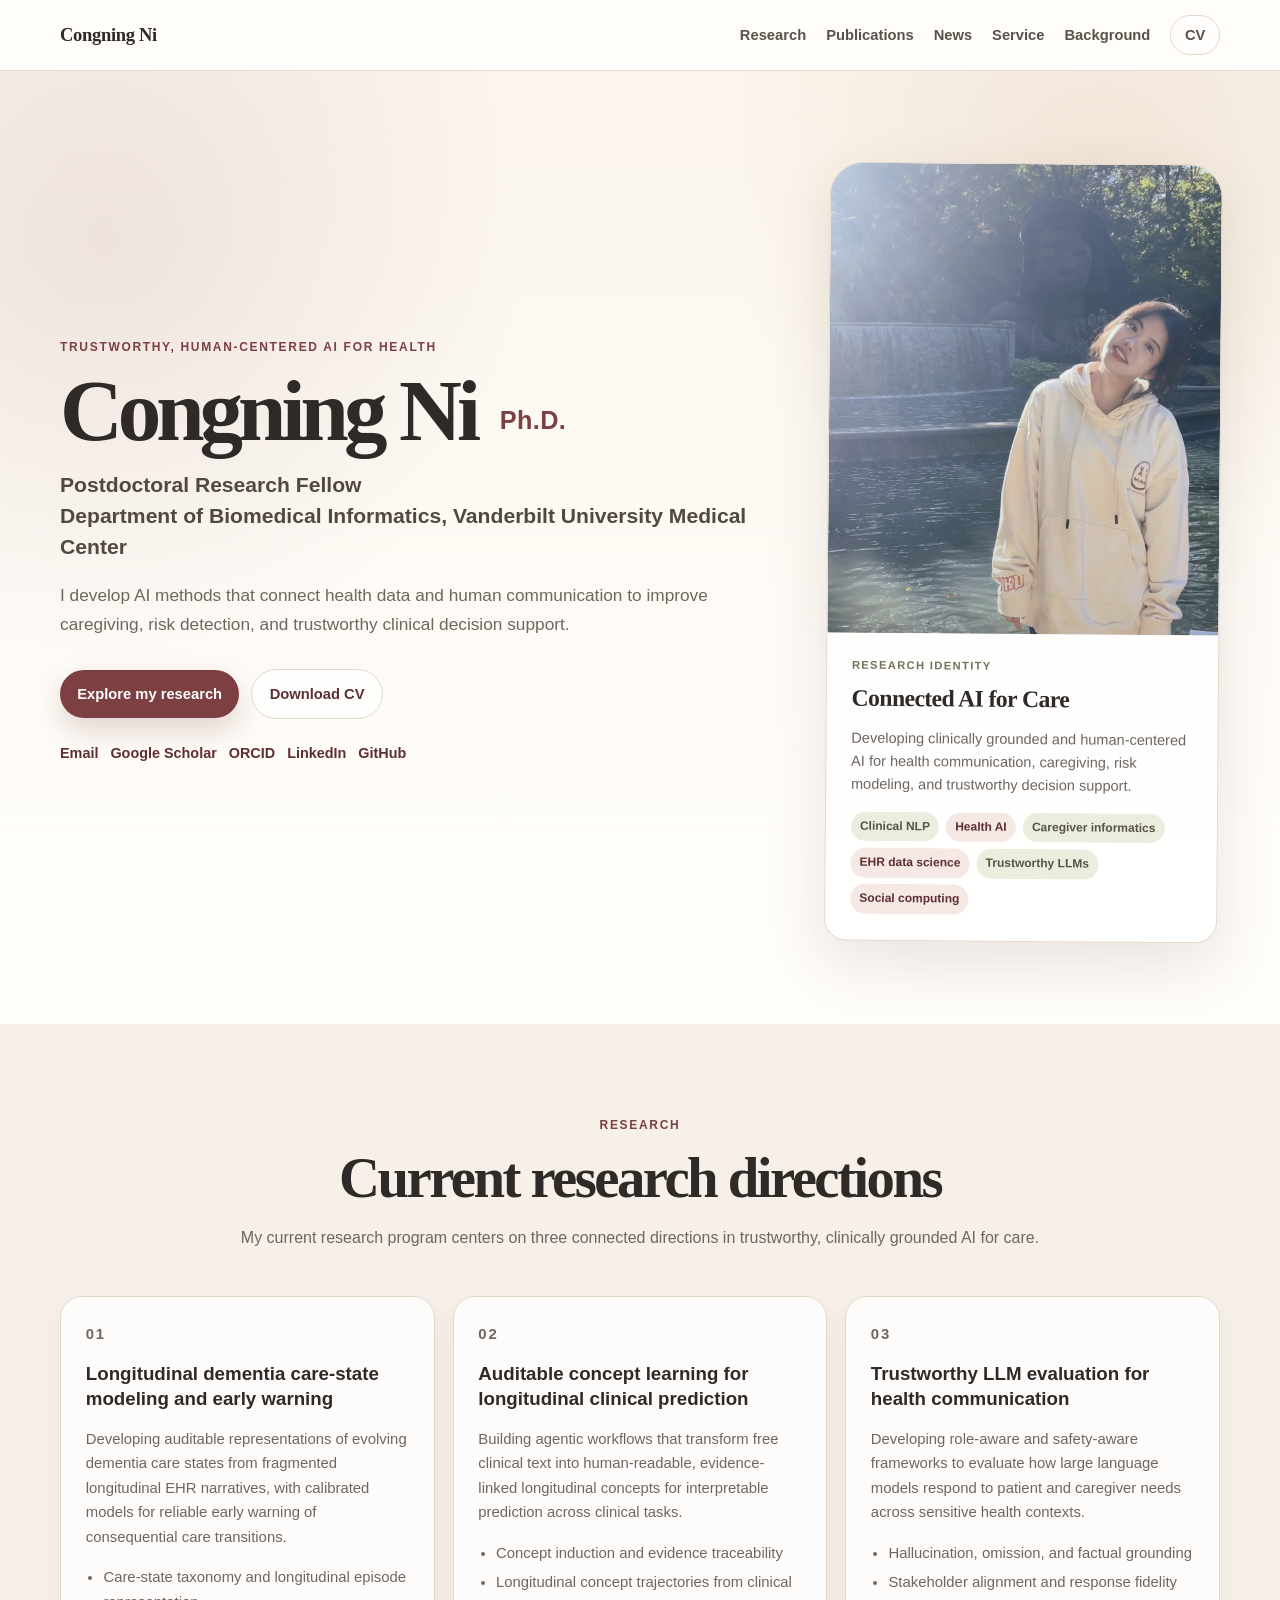
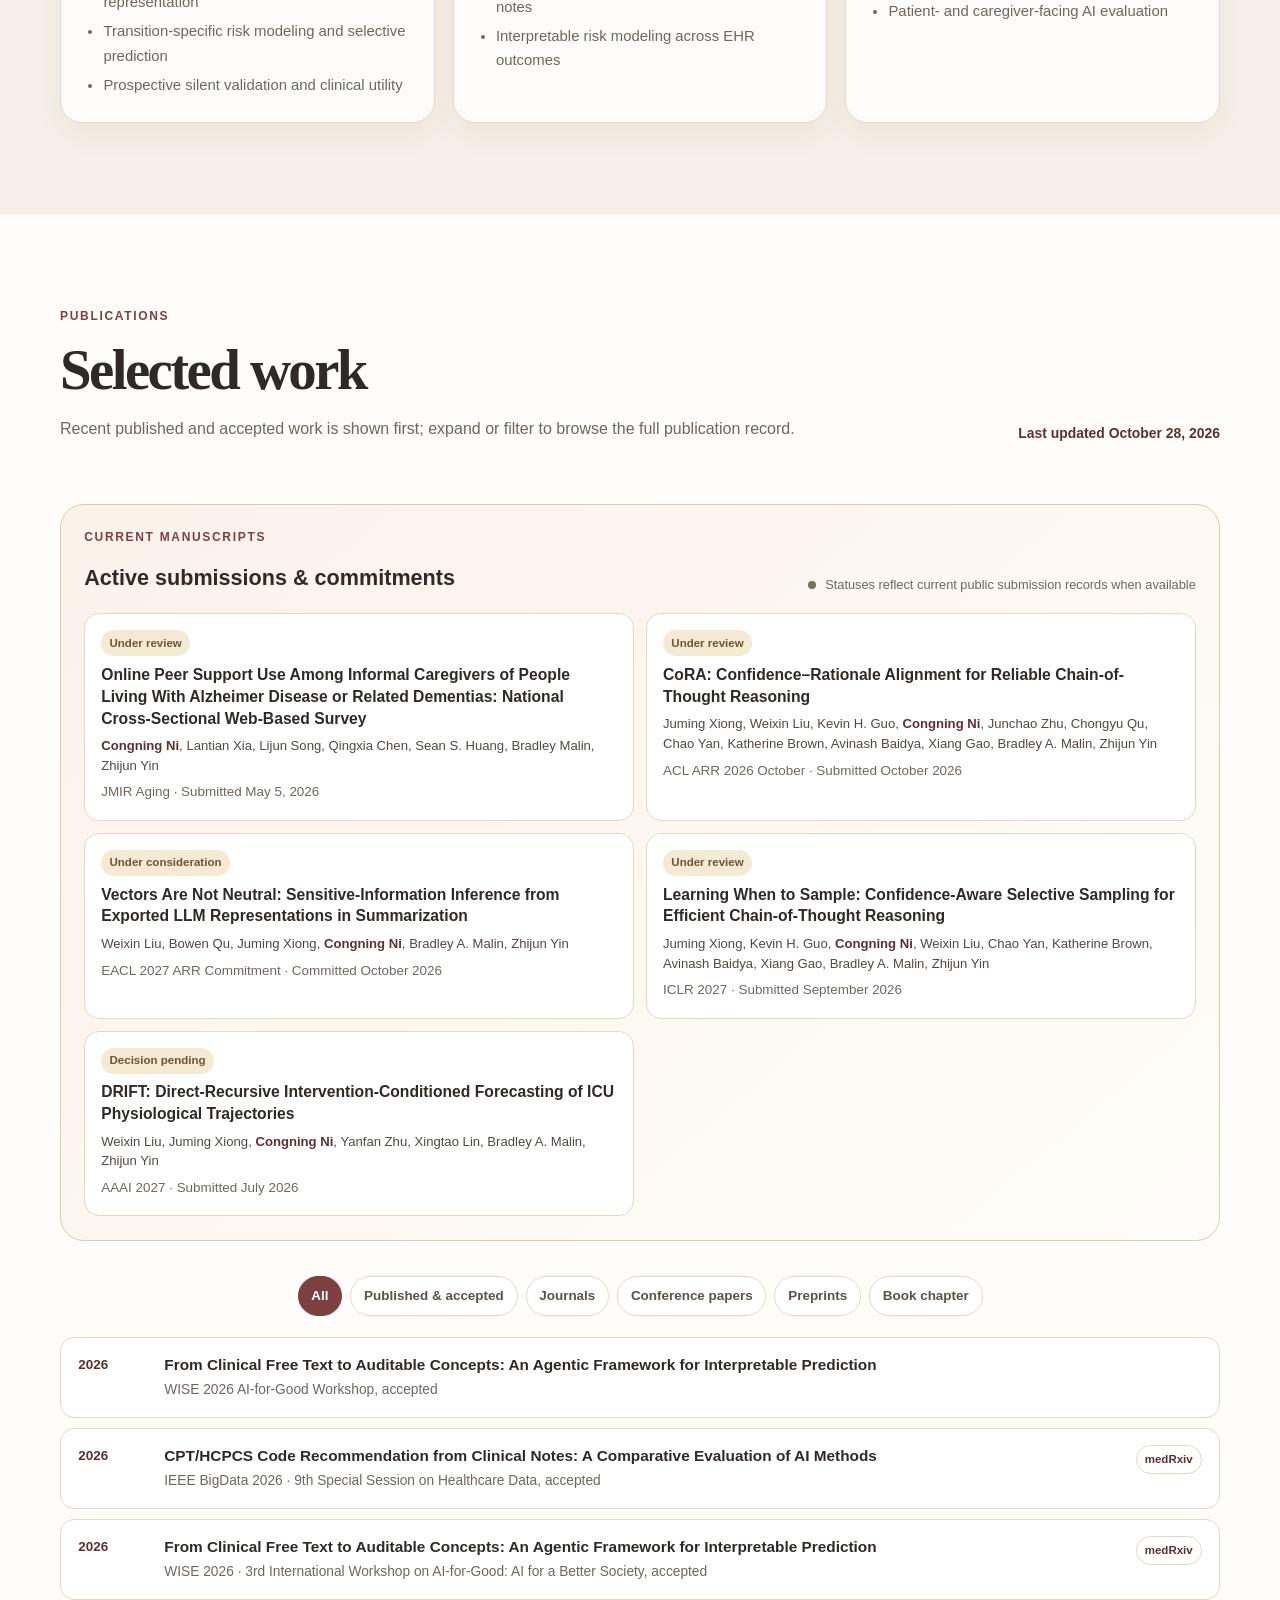
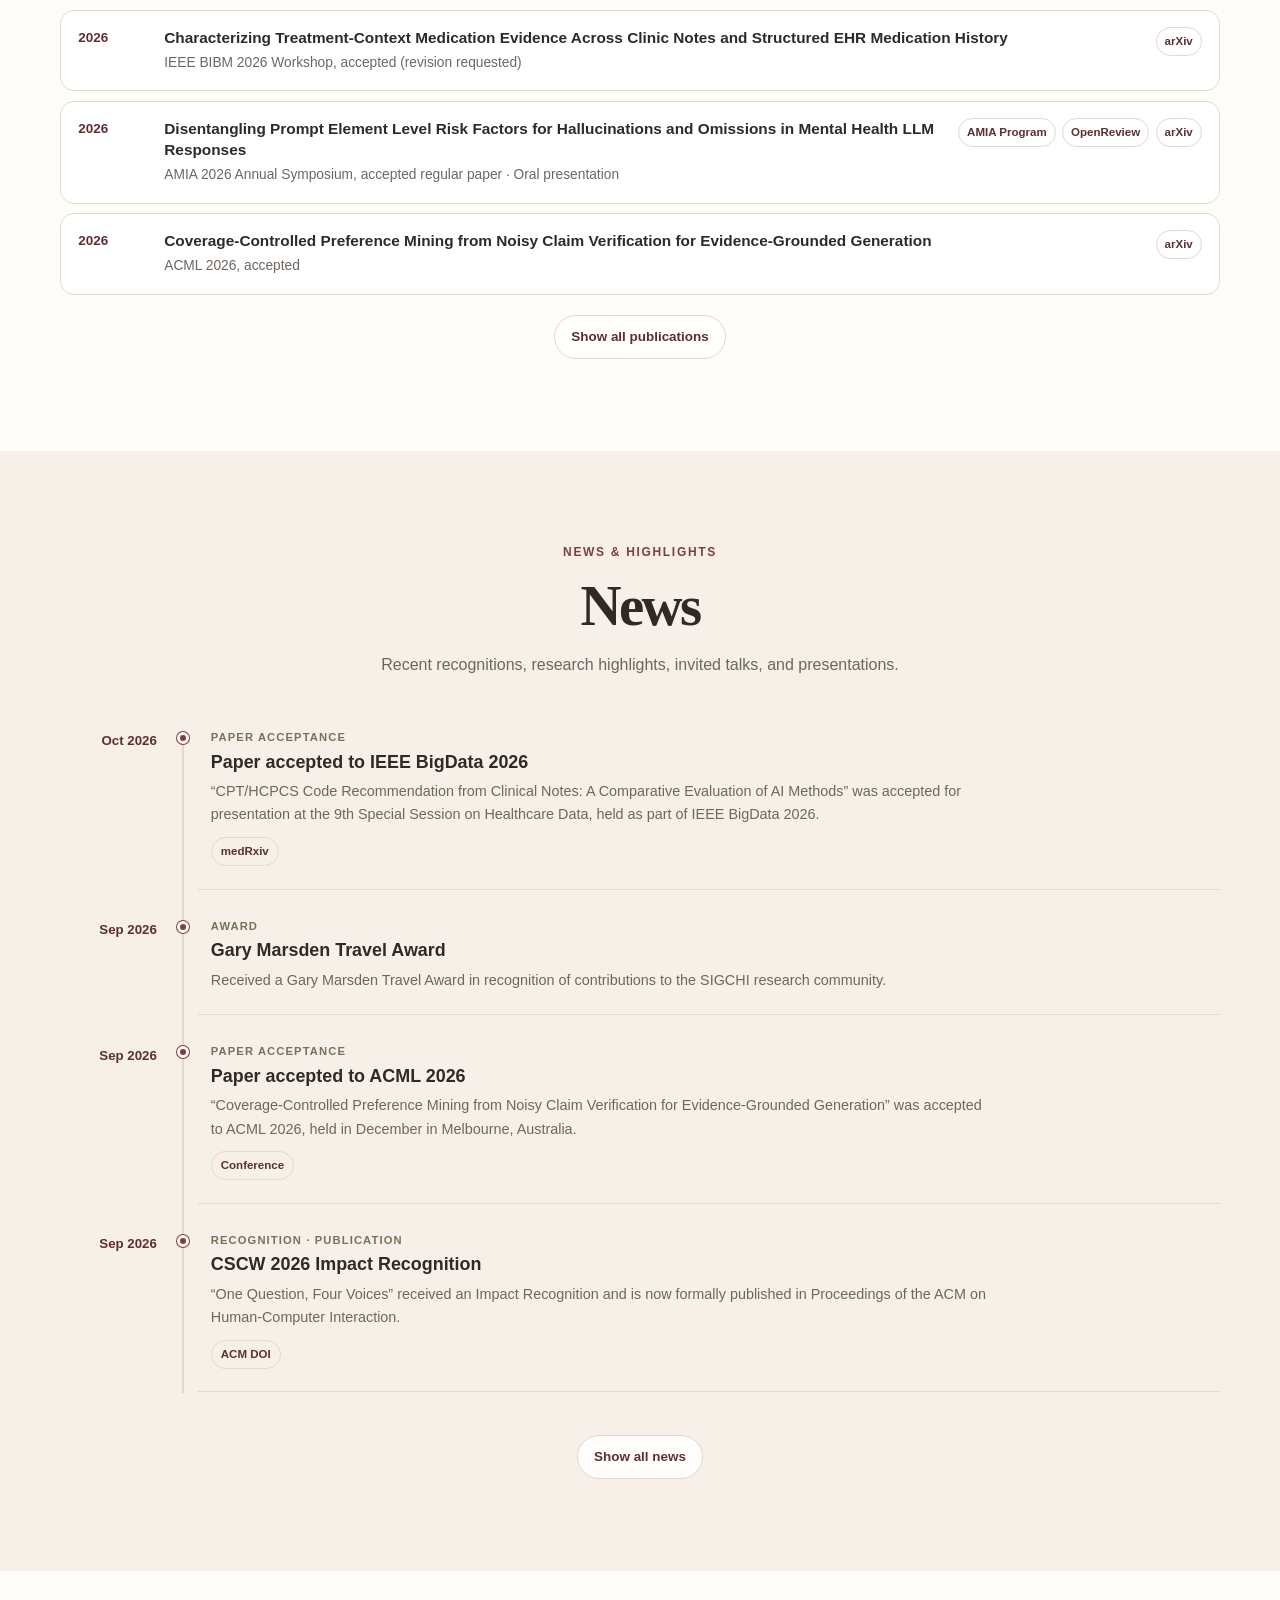
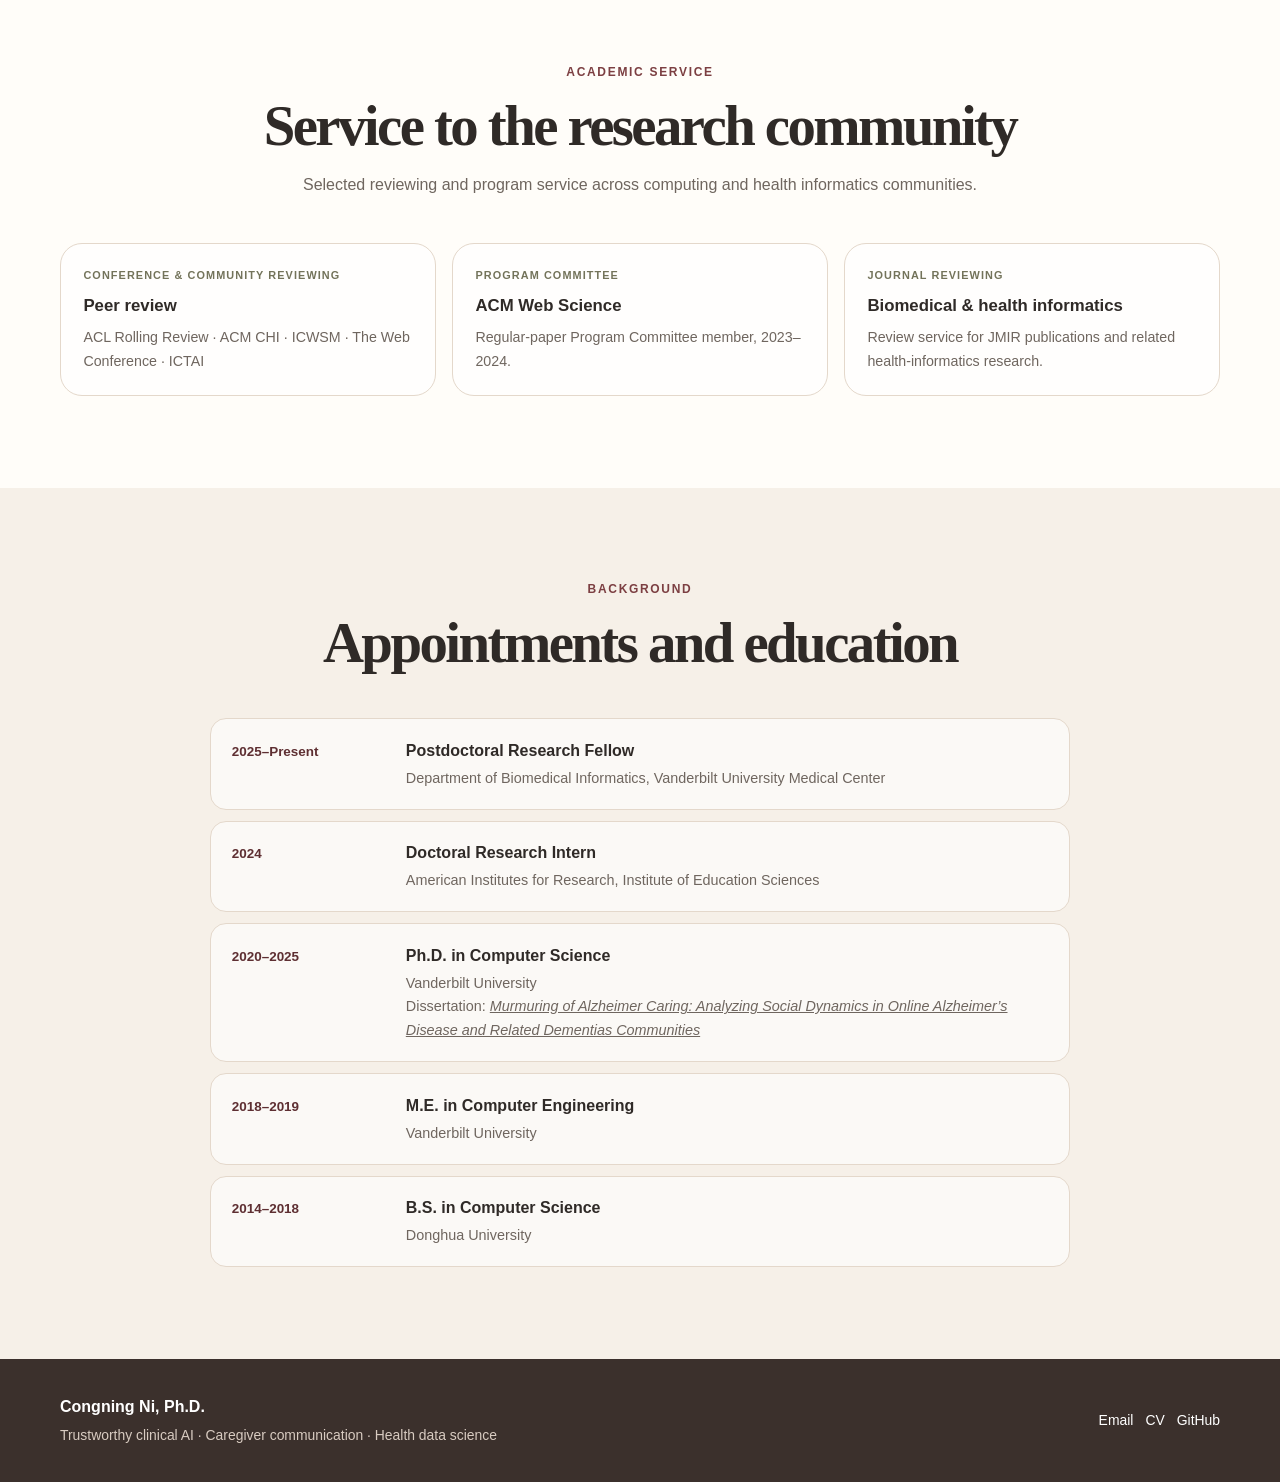
<file: index.html>
<!doctype html>
<html lang="en">
<head>
  <meta charset="utf-8">
  <meta name="viewport" content="width=device-width, initial-scale=1">
  <meta name="description" content="Congning Ni, Ph.D. — Postdoctoral Research Fellow at Vanderbilt University Medical Center. Research in trustworthy clinical AI, caregiver communication, and health data science.">
  <meta name="author" content="Congning Ni">
  <meta name="site-version" content="2026-10-28">
  <meta name="theme-color" content="#7c3f42">
  <meta property="og:title" content="Congning Ni | Trustworthy Clinical AI">
  <meta property="og:description" content="Research at the intersection of clinical AI, caregiver communication, health data science, and trustworthy large language models.">
  <meta property="og:type" content="website">
  <title>Congning Ni | Trustworthy Clinical AI</title>
  <link rel="icon" href="assets/favicon.svg" type="image/svg+xml">
  <link rel="stylesheet" href="css/style.css">
  <link rel="stylesheet" href="css/update-2026-08.css?v=20261028-homepage2">
</head>
<body>
  <a class="skip-link" href="#main">Skip to content</a>

  <header class="site-header">
    <nav class="nav shell" aria-label="Main navigation">
      <a class="brand" href="#home" aria-label="Congning Ni homepage">Congning Ni</a>
      <button class="nav-toggle" type="button" aria-expanded="false" aria-controls="nav-links">Menu</button>
      <div class="nav-links" id="nav-links">
        <a href="#research">Research</a>
        <a href="#publications">Publications</a>
        <a href="#news">News</a>
        <a href="#service">Service</a>
        <a href="#background">Background</a>
        <a class="nav-cv" href="assets/Congning_Ni_CV.pdf" target="_blank" rel="noopener">CV</a>
      </div>
    </nav>
  </header>

  <main id="main">
    <section class="hero" id="home">
      <div class="shell hero-grid">
        <div class="hero-copy">
          <p class="kicker">Trustworthy, human-centered AI for health</p>
          <h1>Congning Ni <span class="degree">Ph.D.</span></h1>
          <p class="role">Postdoctoral Research Fellow<br>Department of Biomedical Informatics, Vanderbilt University Medical Center</p>
          <p class="hero-statement">I develop AI methods that connect health data and human communication to improve caregiving, risk detection, and trustworthy clinical decision support.</p>
          <div class="hero-actions">
            <a class="button primary" href="#research">Explore my research</a>
            <a class="button secondary" href="assets/Congning_Ni_CV.pdf" target="_blank" rel="noopener">Download CV</a>
          </div>
          <div class="profile-links" aria-label="Professional profiles">
            <a href="mailto:congning.ni.1@vumc.org">Email</a>
            <a href="https://scholar.google.com/citations?user=ovVin3oAAAAJ" target="_blank" rel="noopener">Google Scholar</a>
            <a href="https://orcid.org/0000-0001-6950-6948" target="_blank" rel="noopener">ORCID</a>
            <a href="https://www.linkedin.com/in/congning-ni/" target="_blank" rel="noopener">LinkedIn</a>
            <a href="https://github.com/CongningNI" target="_blank" rel="noopener">GitHub</a>
          </div>
        </div>

        <aside class="profile-card" aria-label="Portrait and research identity">
          <div class="portrait-frame">
            <img src="assets/profile.jpg" alt="Portrait of Congning Ni" class="portrait">
          </div>
          <div class="profile-card-copy">
            <p class="identity-label">Research identity</p>
            <h2>Connected AI for Care</h2>
            <p>Developing clinically grounded and human-centered AI for health communication, caregiving, risk modeling, and trustworthy decision support.</p>
            <div class="identity-tags" aria-label="Research areas">
              <span>Clinical NLP</span>
              <span>Health AI</span>
              <span>Caregiver informatics</span>
              <span>EHR data science</span>
              <span>Trustworthy LLMs</span>
              <span>Social computing</span>
            </div>
          </div>
        </aside>
      </div>
    </section>

    <section class="section soft" id="research">
      <div class="shell">
        <div class="section-heading">
          <p class="kicker">Research</p>
          <h2>Connecting data, language, and care</h2>
          <p>Three connected areas shape my research program.</p>
        </div>
        <div class="research-grid">
          <article class="research-card">
            <p class="card-number">01</p>
            <h3>Caregiver support and communication</h3>
            <p>Characterizing caregiver needs and designing AI tools that help people organize concerns, prepare questions, and navigate longitudinal care.</p>
            <ul>
              <li>ADRD caregiver narratives and online communities</li>
              <li>Peer, clinician, and AI response comparison</li>
              <li>Caregiver-facing copilots and retrieval-augmented systems</li>
            </ul>
          </article>
          <article class="research-card">
            <p class="card-number">02</p>
            <h3>Clinical risk and multimodal evidence</h3>
            <p>Integrating EHRs, clinical notes, patient-reported data, and other longitudinal signals to identify care-related risks earlier.</p>
            <ul>
              <li>Cancer medication discontinuation</li>
              <li>Structured and unstructured clinical data integration</li>
              <li>Interpretable prediction and evidence characterization</li>
            </ul>
          </article>
          <article class="research-card">
            <p class="card-number">03</p>
            <h3>Trustworthy LLMs for healthcare</h3>
            <p>Evaluating and aligning large language models so they behave safely, transparently, and consistently in sensitive health settings.</p>
            <ul>
              <li>Hallucination, omission, and factual grounding</li>
              <li>Clinical summarization and preference alignment</li>
              <li>Mental health and patient-facing AI evaluation</li>
            </ul>
          </article>
        </div>

        <div class="ongoing-wrap" id="ongoing">
          <div class="ongoing-heading">
            <div>
              <p class="kicker">Research in progress</p>
              <h3>Ongoing work</h3>
            </div>
            <p>Active research threads that are still evolving and are not represented as current submissions.</p>
          </div>
          <article class="ongoing-card">
            <div>
              <span class="work-status">Active development</span>
              <h4>Agentic concept learning for interpretable clinical prediction</h4>
              <p>Developing auditable concept-learning methods for longitudinal clinical text, with an emphasis on interpretable prediction and traceable evidence.</p>
            </div>
            <div class="work-tags" aria-label="Ongoing work topics">
              <span>Clinical NLP</span>
              <span>Agentic AI</span>
              <span>Interpretability</span>
              <span>Longitudinal EHR</span>
            </div>
          </article>
        </div>
      </div>
    </section>

    <section class="section" id="publications">
      <div class="shell">
        <div class="section-heading split-heading">
          <div>
            <p class="kicker">Publications</p>
            <h2>Selected work</h2>
            <p>Published, accepted, and ongoing research, with public links when available.</p>
          </div>
          <p class="updated">Last updated October 28, 2026</p>
        </div>

        <div class="submission-panel">
          <div class="panel-heading">
            <div>
              <p class="kicker">Current manuscripts</p>
              <h3>Active submissions & commitments</h3>
            </div>
            <span class="status-key"><span class="status-dot"></span> Statuses reflect current public submission records when available</span>
          </div>
          <div id="active-submissions" class="submission-grid" aria-live="polite"></div>
        </div>

        <div class="publication-toolbar" aria-label="Publication filters">
          <button class="filter active" type="button" data-filter="all">All</button>
          <button class="filter" type="button" data-filter="accepted">Published & accepted</button>
          <button class="filter" type="button" data-filter="journal">Journals</button>
          <button class="filter" type="button" data-filter="conference">Conference papers</button>
          <button class="filter" type="button" data-filter="preprint">Preprints</button>
          <button class="filter" type="button" data-filter="chapter">Book chapter</button>
        </div>
        <div id="publication-list" class="publication-list" aria-live="polite"></div>
      </div>
    </section>

    <section class="section soft" id="news">
      <div class="shell">
        <div class="section-heading">
          <p class="kicker">News & highlights</p>
          <h2>News</h2>
          <p>Recent recognitions, research highlights, invited talks, and presentations.</p>
        </div>
        <div id="activity-list" class="news-timeline" aria-label="News and highlights timeline"></div>
      </div>
    </section>

    <section class="section" id="service">
      <div class="shell">
        <div class="section-heading">
          <p class="kicker">Academic service</p>
          <h2>Service to the research community</h2>
          <p>Selected reviewing and program service across computing and health informatics communities.</p>
        </div>
        <div class="service-grid">
          <article class="service-card">
            <p class="service-type">Conference & community reviewing</p>
            <h3>Peer review</h3>
            <p>ACL Rolling Review · ACM CHI · ICWSM · The Web Conference · ICTAI</p>
          </article>
          <article class="service-card">
            <p class="service-type">Program committee</p>
            <h3>ACM Web Science</h3>
            <p>Regular-paper Program Committee member, 2023–2024.</p>
          </article>
          <article class="service-card">
            <p class="service-type">Journal reviewing</p>
            <h3>Biomedical & health informatics</h3>
            <p>Review service for JMIR publications and related health-informatics research.</p>
          </article>
        </div>
      </div>
    </section>

    <section class="section soft" id="background">
      <div class="shell">
        <div class="section-heading">
          <p class="kicker">Background</p>
          <h2>Appointments and education</h2>
        </div>
        <div class="timeline">
          <article class="timeline-item">
            <div><span>2025–Present</span></div>
            <div><h3>Postdoctoral Research Fellow</h3><p>Department of Biomedical Informatics, Vanderbilt University Medical Center</p></div>
          </article>
          <article class="timeline-item">
            <div><span>2024</span></div>
            <div><h3>Doctoral Research Intern</h3><p>American Institutes for Research, Institute of Education Sciences</p></div>
          </article>
          <article class="timeline-item">
            <div><span>2020–2025</span></div>
            <div><h3>Ph.D. in Computer Science</h3><p>Vanderbilt University</p></div>
          </article>
          <article class="timeline-item">
            <div><span>2018–2019</span></div>
            <div><h3>M.E. in Computer Engineering</h3><p>Vanderbilt University</p></div>
          </article>
          <article class="timeline-item">
            <div><span>2014–2018</span></div>
            <div><h3>B.S. in Computer Science</h3><p>Donghua University</p></div>
          </article>
        </div>
      </div>
    </section>
  </main>

  <footer class="site-footer">
    <div class="shell footer-grid">
      <div>
        <strong>Congning Ni, Ph.D.</strong>
        <p>Trustworthy clinical AI · Caregiver communication · Health data science</p>
      </div>
      <div class="footer-links">
        <a href="mailto:congning.ni.1@vumc.org">Email</a>
        <a href="assets/Congning_Ni_CV.pdf" target="_blank" rel="noopener">CV</a>
        <a href="https://github.com/CongningNI" target="_blank" rel="noopener">GitHub</a>
      </div>
    </div>
  </footer>

  <script src="js/data.js?v=20261028-homepage2"></script>
  <script src="js/script.js?v=20261028-homepage2"></script>
</body>
</html>
</file>
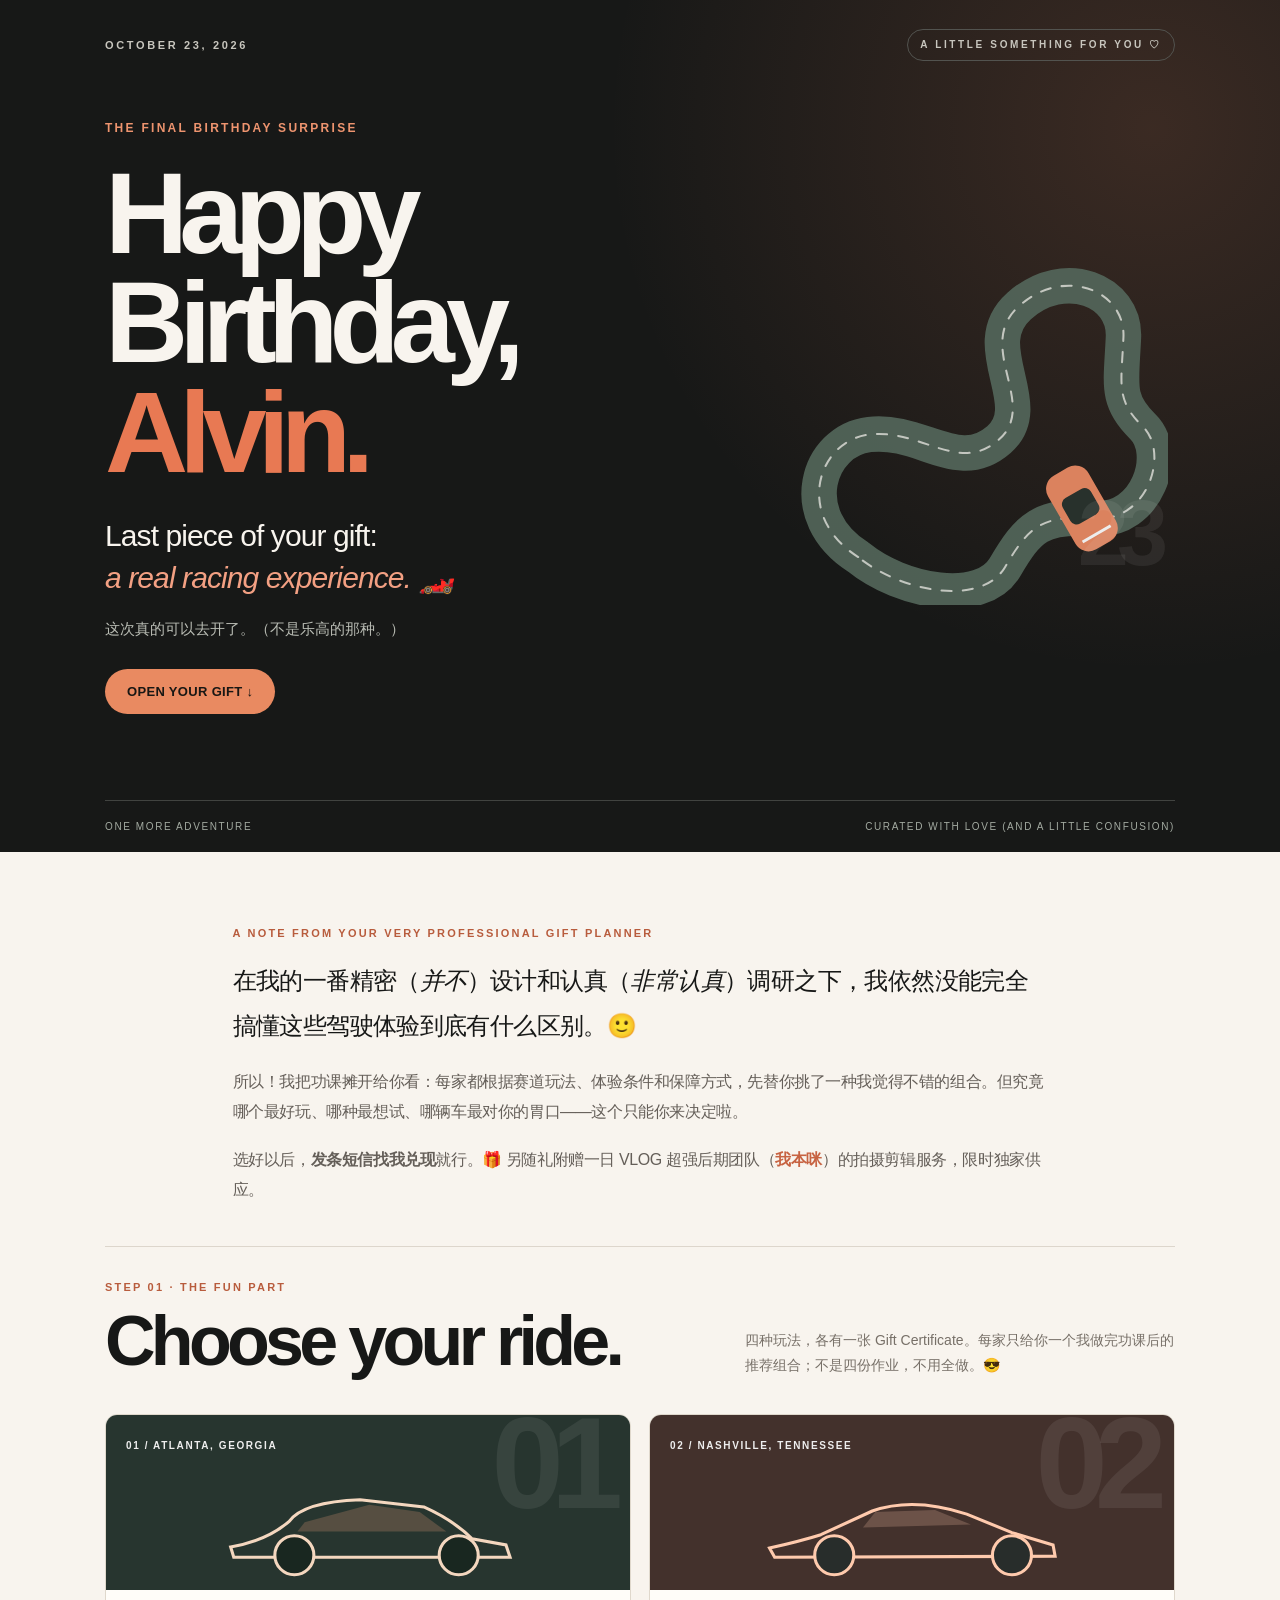
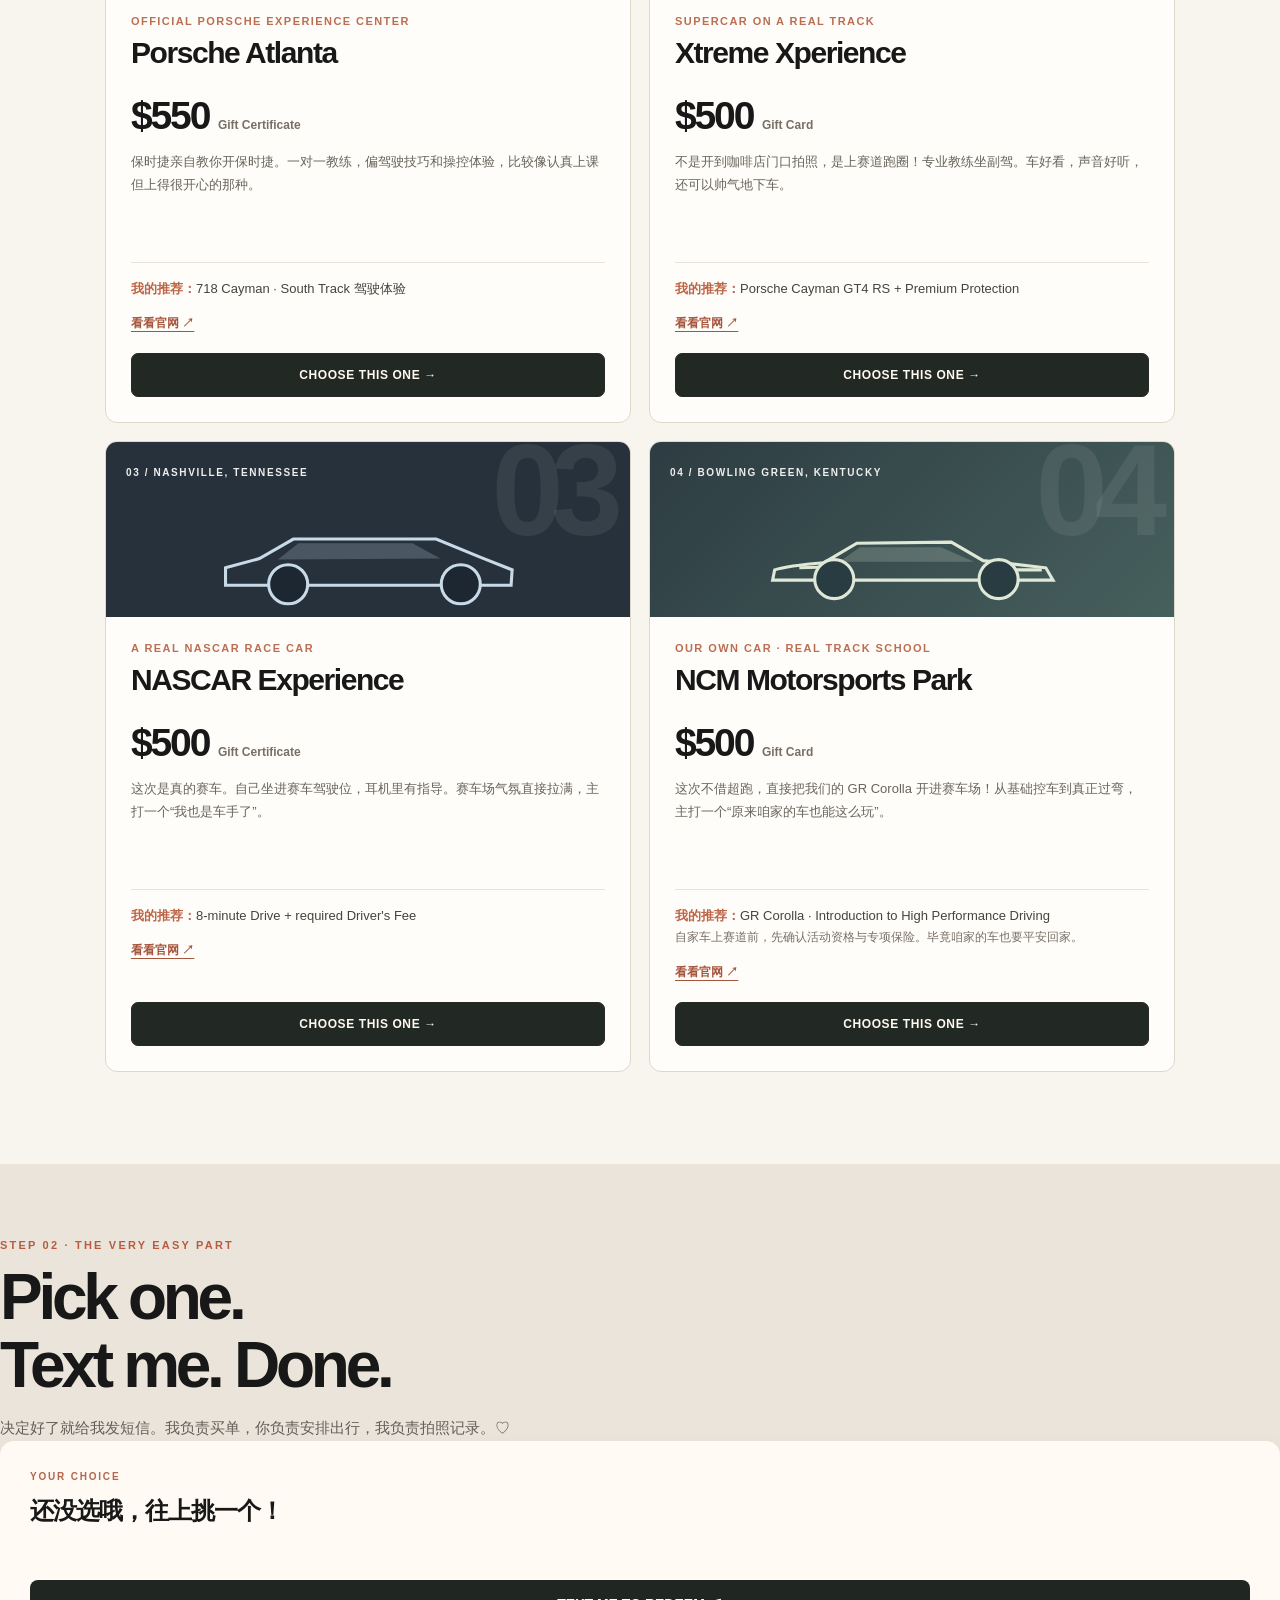
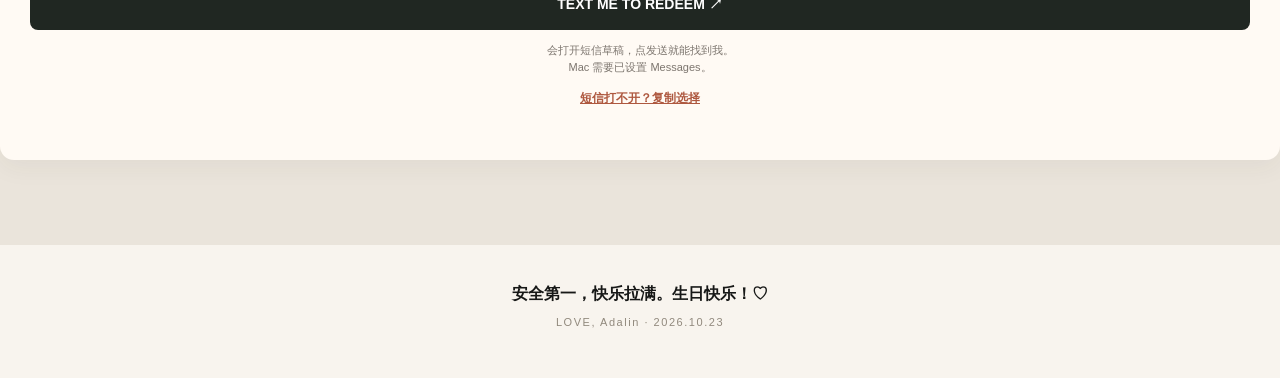
<file: birthday-drive/index.html>
<!doctype html>
<html lang="zh-CN">
<head>
<meta charset="UTF-8">
<meta name="viewport" content="width=device-width,initial-scale=1,viewport-fit=cover">
<meta name="theme-color" content="#171817">
<meta name="robots" content="noindex,nofollow">
<title>Happy Birthday, Alvin ♡</title>
<meta name="description" content="One last birthday surprise. Three possible adventures.">
<style>
:root{--ink:#171817;--cream:#f8f4ee;--orange:#e87953;--muted:#7d786f;--rule:#ddd6cc}
*{box-sizing:border-box}
html{scroll-behavior:smooth}
body{margin:0;background:var(--cream);color:var(--ink);font-family:-apple-system,BlinkMacSystemFont,"Segoe UI","PingFang SC","Microsoft YaHei",sans-serif;-webkit-font-smoothing:antialiased}
button,a{touch-action:manipulation}button{font:inherit;cursor:pointer}a{color:inherit}button:focus-visible,a:focus-visible{outline:3px solid #ee946f;outline-offset:4px}
.wrap{max-width:1130px;padding:0 30px;margin:auto}
header{background:#171817;color:var(--cream);position:relative;overflow:hidden;isolation:isolate}
header:before{content:"";position:absolute;inset:0;background:radial-gradient(circle at 90% 15%,rgba(222,126,90,.18),transparent 40%);pointer-events:none;z-index:-1}
.topline{display:flex;align-items:center;justify-content:space-between;padding:29px 0 0;font-size:11px;letter-spacing:.24em;font-weight:750;color:#c8c6be}
.topline span:last-child{border:1px solid #52534f;padding:8px 12px;border-radius:99px;font-size:10px}
.hero{display:grid;grid-template-columns:1.2fr .8fr;align-items:center;gap:24px;min-height:590px;padding:60px 0 86px}
.kicker{color:#ee946f;font-weight:800;letter-spacing:.19em;text-transform:uppercase;font-size:12px}
.hero h1{font-size:clamp(63px,9vw,117px);font-weight:850;line-height:.95;letter-spacing:-.077em;margin:24px 0 28px}
.hero h1 span{color:#e87953}
.hero h2{font-size:clamp(18px,2.4vw,30px);font-weight:500;letter-spacing:-.03em;line-height:1.4;margin:0 0 16px}
.hero h2 i{font-style:italic;color:#f3a083}
.hero p{font-size:15px;line-height:1.8;color:#b9bcb4;margin:0 0 27px}
.begin{display:inline-block;text-decoration:none;color:#181714;background:#e98a61;padding:15px 22px;font-size:13px;font-weight:850;letter-spacing:.025em;border-radius:100px}
.begin:hover{background:#f4a37e}
.track{position:relative;max-width:405px;justify-self:center;width:100%;opacity:.92}.track svg{display:block;width:100%;height:auto}
.raceNo{position:absolute;bottom:5%;right:3%;font-size:92px;font-weight:900;letter-spacing:-.13em;color:rgba(255,255,255,.08)}
.ticketLine{border-top:1px solid #414340;padding:20px 0;display:flex;justify-content:space-between;gap:10px;font-size:10px;letter-spacing:.16em;color:#a3aaa1}
.letter{padding:75px 0 42px;max-width:815px}
.lineLabel{font-size:11px;letter-spacing:.2em;font-weight:850;color:#b85c3d;text-transform:uppercase}
.letter p{font-size:clamp(18px,2.4vw,24px);line-height:1.85;letter-spacing:-.025em;margin:20px 0 0}
.letter p.small{font-size:16px;line-height:1.85;color:#655f59;margin-top:19px}
.letter .vlog{font-weight:700;color:#c76342}
.chooseHead{border-top:1px solid var(--rule);padding-top:34px;display:flex;justify-content:space-between;align-items:end;gap:22px}
.chooseHead h2{font-size:clamp(42px,6vw,70px);letter-spacing:-.067em;line-height:1.04;margin:12px 0 0}
.chooseHead p{font-size:14px;line-height:1.8;color:#777068;max-width:430px;margin:0}
.cards{display:grid;grid-template-columns:repeat(2,minmax(0,1fr));gap:18px;padding:36px 0 92px}
.card{background:#fffdf9;display:flex;flex-direction:column;border:1px solid #dfd8cc;border-radius:12px;overflow:hidden;transition:transform .18s,box-shadow .18s,border-color .18s}
.card:hover{transform:translateY(-3px);box-shadow:0 16px 34px rgba(41,32,25,.08)}
.card.selected{border:2px solid #db815d;box-shadow:0 14px 30px rgba(232,121,83,.11)}
.art{height:175px;position:relative;overflow:hidden;background:#27352f;color:#eee;padding:20px}
.art.xtreme{background:#43312c}.art.nascar{background:#26313b}.art.own{background:linear-gradient(135deg,#2d3c42,#46605d)}
.art .place{font-size:10px;font-weight:800;letter-spacing:.16em;position:relative;z-index:2}
.art .digit{position:absolute;right:20px;top:-27px;font-size:130px;font-weight:900;color:rgba(255,255,255,.075);letter-spacing:-.1em}
.art svg{position:absolute;left:7%;bottom:5px;width:86%;height:113px}
.cardInner{display:flex;flex-direction:column;flex:1;padding:25px}
.card .tag{font-size:11px;letter-spacing:.13em;text-transform:uppercase;color:#bc6e52;font-weight:750}
.card h3{font-size:clamp(22px,2.6vw,30px);letter-spacing:-.048em;margin:9px 0 5px;line-height:1.15}
.denom{font-size:clamp(26px,3.8vw,39px);font-weight:850;letter-spacing:-.055em;margin:18px 0 2px}
.denom small{font-size:12px;letter-spacing:0;color:#786f66;font-weight:600}
.blurb{font-size:13px;line-height:1.8;color:#68645d;margin:10px 0 15px;min-height:97px}
.choiceNote{border-top:1px solid #e9e2d9;padding-top:15px;color:#45443f;font-size:13px;line-height:1.65}
.choiceNote strong{font-weight:850;color:#be6548}
.learn{display:inline-block;color:#a6553d;font-size:12px;font-weight:700;text-decoration:underline;text-underline-offset:4px;margin:16px 0 21px}
.pick{margin-top:auto;border:1px solid #252a26;border-radius:7px;padding:14px 10px;background:#222823;color:#fff9f0;font-size:12px;font-weight:850;letter-spacing:.05em}
.pick:hover{background:#455549}.card.selected .pick{background:#e87953;color:#211b17;border-color:#e87953}
.redeem{background:#eae4db;padding:75px 0 85px}
.redeemGrid{display:grid;grid-template-columns:1fr 1fr;gap:45px;align-items:center}
.redeem h2{font-size:clamp(43px,5vw,67px);letter-spacing:-.067em;line-height:1.06;margin:13px 0 14px}
.redeem p{font-size:15px;line-height:1.8;color:#625d56;margin:0}
.selection{background:#fffaf4;border-radius:14px;padding:30px;box-shadow:0 8px 24px rgba(66,52,36,.05)}
.selection .selectedLabel{font-size:10px;font-weight:800;letter-spacing:.18em;color:#b5654b}
.selection .selectedValue{font-size:24px;font-weight:800;letter-spacing:-.04em;line-height:1.35;margin:13px 0 24px;min-height:61px}
.textButton{display:block;width:100%;border:0;border-radius:8px;background:#202722;color:white;padding:16px 20px;text-align:center;font-size:14px;font-weight:800}
.textButton:hover{background:#43544a}
.msgHelp{text-align:center;font-size:11px;color:#7d766f;margin-top:12px;line-height:1.6}
.copyButton{margin:12px auto 0;border:0;background:transparent;color:#ae583f;display:block;text-decoration:underline;font-size:12px;font-weight:700}
#feedback{font-size:12px;text-align:center;min-height:22px;padding-top:10px;color:#9c5741}
footer{text-align:center;padding:39px 16px 50px}
footer p{font-size:16px;margin:0;font-weight:600}
footer span{display:block;margin-top:11px;font-size:11px;color:#91897d;letter-spacing:.14em}
@media(max-width:900px){.hero{grid-template-columns:1fr;min-height:unset;gap:12px;padding:72px 0 70px}.track{width:300px;opacity:.56;position:absolute;right:-90px;bottom:5px;z-index:-1}.hero>div:first-child{z-index:1}.cards{grid-template-columns:1fr;max-width:560px;margin:auto;padding-bottom:70px}.blurb{min-height:unset}.chooseHead{display:block}.chooseHead p{margin-top:16px}.redeemGrid{grid-template-columns:1fr;gap:27px}.art{height:145px}.art svg{height:96px}}
@media(max-width:540px){.wrap{padding:0 21px}.topline{padding-top:22px}.hero{padding:74px 0 64px}.hero h1{font-size:clamp(59px,15vw,85px);margin:26px 0}.hero h2{font-size:20px}.ticketLine{font-size:8px}.track{right:-120px;opacity:.32}.letter{padding-top:65px}.letter p{font-size:19px}.chooseHead h2{font-size:50px}.redeem{padding:64px 0}.selection{padding:25px}.cards{padding-top:26px}}
@media(prefers-reduced-motion:reduce){html{scroll-behavior:auto}.card{transition:none}}
</style>
</head>
<body>
<header>
 <div class="wrap">
  <div class="topline"><span>OCTOBER 23, 2026</span><span>A LITTLE SOMETHING FOR YOU ♡</span></div>
  <div class="hero">
   <div>
    <div class="kicker">the final birthday surprise</div>
    <h1>Happy Birthday,<br><span>Alvin.</span></h1>
    <h2>Last piece of your gift:<br><i>a real racing experience.</i> 🏎️</h2>
    <p>这次真的可以去开了。（不是乐高的那种。）</p>
    <a class="begin" href="#story">OPEN YOUR GIFT ↓</a>
   </div>
   <div class="track" aria-hidden="true"><svg viewBox="0 0 400 370" xmlns="http://www.w3.org/2000/svg"><path d="M94 323C30 282 54 208 105 202c52-6 88 40 128 5s-25-92 20-132 105-15 103 31-8 62 19 88 5 95-48 91-65 9-88 48-102 25-145-10Z" fill="none" stroke="#53665a" stroke-width="35" stroke-linecap="round"/><path d="M94 323C30 282 54 208 105 202c52-6 88 40 128 5s-25-92 20-132 105-15 103 31-8 62 19 88 5 95-48 91-65 9-88 48-102 25-145-10Z" fill="none" stroke="#d1d5ce" stroke-width="2" stroke-dasharray="10 11" stroke-linecap="round"/><g transform="translate(315,275) rotate(-30)"><rect x="-23" y="-42" width="46" height="84" rx="15" fill="#eb8b64"/><rect x="-16" y="-17" width="32" height="29" rx="7" fill="#29332e"/><path d="M-16 29h32" stroke="#fff" stroke-width="3"/></g></svg><div class="raceNo">23</div></div>
  </div>
  <div class="ticketLine"><span>ONE MORE ADVENTURE</span><span>CURATED WITH LOVE (AND A LITTLE CONFUSION)</span></div>
 </div>
</header>
<main>
<section class="letter wrap" id="story">
 <div class="lineLabel">a note from your very professional gift planner</div>
 <p>在我的一番精密（<em>并不</em>）设计和认真（<em>非常认真</em>）调研之下，我依然没能完全搞懂这些驾驶体验到底有什么区别。🙂</p>
 <p class="small">所以！我把功课摊开给你看：每家都根据赛道玩法、体验条件和保障方式，先替你挑了一种我觉得不错的组合。但究竟哪个最好玩、哪种最想试、哪辆车最对你的胃口——这个只能你来决定啦。</p>
 <p class="small">选好以后，<strong>发条短信找我兑现</strong>就行。🎁 另随礼附赠一日 VLOG 超强后期团队（<span class="vlog">我本咪</span>）的拍摄剪辑服务，限时独家供应。</p>
</section>
<section class="wrap" id="choose">
 <div class="chooseHead">
  <div><div class="lineLabel">STEP 01 · THE FUN PART</div><h2>Choose your ride.</h2></div>
  <p>四种玩法，各有一张 Gift Certificate。每家只给你一个我做完功课后的推荐组合；不是四份作业，不用全做。😎</p>
 </div>
 <div class="cards">
  <article class="card" data-id="porsche">
   <div class="art"><span class="place">01 / ATLANTA, GEORGIA</span><span class="digit">01</span><svg viewBox="0 0 300 110" aria-hidden="true"><path d="M16 73Q51 67 73 48Q87 29 142 27L204 34Q233 47 251 65L284 71L288 83L19 83Z" fill="none" stroke="#f4d7bf" stroke-width="3"/><path d="M88 49L151 32L200 39L226 58L81 58Z" fill="#e89f7a" opacity=".24"/><circle cx="78" cy="81" r="19" fill="#192720" stroke="#f4d7bf" stroke-width="3"/><circle cx="238" cy="81" r="19" fill="#192720" stroke="#f4d7bf" stroke-width="3"/></svg></div>
   <div class="cardInner">
    <div class="tag">Official Porsche Experience Center</div><h3>Porsche Atlanta</h3>
    <div class="denom">$550 <small>Gift Certificate</small></div>
    <p class="blurb">保时捷亲自教你开保时捷。一对一教练，偏驾驶技巧和操控体验，比较像认真上课但上得很开心的那种。</p>
    <div class="choiceNote"><strong>我的推荐：</strong>718 Cayman · South Track 驾驶体验</div>
    <a class="learn" href="https://www.porschedriving.com/atlanta/" target="_blank" rel="noopener noreferrer">看看官网 ↗</a>
    <button type="button" class="pick" data-pick="porsche" aria-pressed="false">CHOOSE THIS ONE →</button>
   </div>
  </article>
  <article class="card" data-id="xtreme">
   <div class="art xtreme"><span class="place">02 / NASHVILLE, TENNESSEE</span><span class="digit">02</span><svg viewBox="0 0 300 110" aria-hidden="true"><path d="M11 74Q42 67 61 61L111 38Q151 24 203 41L247 59L287 71L289 82L16 83Z" fill="none" stroke="#ffcaad" stroke-width="3"/><path d="M114 39L172 37L207 51L102 54Z" fill="#ffcaad" opacity=".22"/><circle cx="74" cy="81" r="19" fill="#282d2b" stroke="#ffcaad" stroke-width="3"/><circle cx="247" cy="81" r="19" fill="#282d2b" stroke="#ffcaad" stroke-width="3"/></svg></div>
   <div class="cardInner">
    <div class="tag">Supercar on a real track</div><h3>Xtreme Xperience</h3>
    <div class="denom">$500 <small>Gift Card</small></div>
    <p class="blurb">不是开到咖啡店门口拍照，是上赛道跑圈！专业教练坐副驾。车好看，声音好听，还可以帅气地下车。</p>
    <div class="choiceNote"><strong>我的推荐：</strong>Porsche Cayman GT4 RS + Premium Protection</div>
    <a class="learn" href="https://www.thextremexperience.com/tracks/nashville-superspeedway" target="_blank" rel="noopener noreferrer">看看官网 ↗</a>
    <button type="button" class="pick" data-pick="xtreme" aria-pressed="false">CHOOSE THIS ONE →</button>
   </div>
  </article>
  <article class="card" data-id="nascar">
   <div class="art nascar"><span class="place">03 / NASHVILLE, TENNESSEE</span><span class="digit">03</span><svg viewBox="0 0 300 110" aria-hidden="true"><path d="M11 67L44 58L77 39L216 39L260 57L290 69L289 84L11 84Z" stroke="#c8d9e8" fill="none" stroke-width="3"/><path d="M82 43L193 43L220 58L62 59Z" fill="#c8d9e8" opacity=".22"/><circle cx="72" cy="83" r="19" fill="#1c2732" stroke="#c8d9e8" stroke-width="3"/><circle cx="240" cy="83" r="19" fill="#1c2732" stroke="#c8d9e8" stroke-width="3"/></svg></div>
   <div class="cardInner">
    <div class="tag">A real NASCAR race car</div><h3>NASCAR Experience</h3>
    <div class="denom">$500 <small>Gift Certificate</small></div>
    <p class="blurb">这次是真的赛车。自己坐进赛车驾驶位，耳机里有指导。赛车场气氛直接拉满，主打一个“我也是车手了”。</p>
    <div class="choiceNote"><strong>我的推荐：</strong>8-minute Drive + required Driver's Fee</div>
    <a class="learn" href="https://www.nascarracingexperience.com/nashville-superspeedway/" target="_blank" rel="noopener noreferrer">看看官网 ↗</a>
    <button type="button" class="pick" data-pick="nascar" aria-pressed="false">CHOOSE THIS ONE →</button>
   </div>
  </article>
  <article class="card" data-id="ncm">
   <div class="art own"><span class="place">04 / BOWLING GREEN, KENTUCKY</span><span class="digit">04</span><svg viewBox="0 0 300 110" aria-hidden="true"><path d="M16 69Q28 65 64 62L96 43L188 42L219 60L280 67L287 79L14 79Z" fill="none" stroke="#dfe8d7" stroke-width="3"/><path d="M99 47L178 47L210 61H79Z" fill="#dfe8d7" opacity=".20"/><path d="M40 67L76 66M225 69H276" stroke="#dfe8d7" stroke-width="3"/><circle cx="74" cy="78" r="19" fill="#283c42" stroke="#dfe8d7" stroke-width="3"/><circle cx="234" cy="78" r="19" fill="#283c42" stroke="#dfe8d7" stroke-width="3"/></svg></div>
   <div class="cardInner">
    <div class="tag">Our own car · real track school</div><h3>NCM Motorsports Park</h3>
    <div class="denom">$500 <small>Gift Card</small></div>
    <p class="blurb">这次不借超跑，直接把我们的 GR Corolla 开进赛车场！从基础控车到真正过弯，主打一个“原来咱家的车也能这么玩”。</p>
    <div class="choiceNote"><strong>我的推荐：</strong>GR Corolla · Introduction to High Performance Driving<br><span style="font-size:12px;color:#786f66">自家车上赛道前，先确认活动资格与专项保险。毕竟咱家的车也要平安回家。</span></div>
    <a class="learn" href="https://www.motorsportspark.org/drive-your-car/" target="_blank" rel="noopener noreferrer">看看官网 ↗</a>
    <button type="button" class="pick" data-pick="ncm" aria-pressed="false">CHOOSE THIS ONE →</button>
   </div>
  </article>
 </div>
</section>
<section class="redeem" id="redeem"
 <div class="wrap redeemGrid">
  <div><div class="lineLabel">STEP 02 · THE VERY EASY PART</div><h2>Pick one.<br>Text me. Done.</h2><p>决定好了就给我发短信。我负责买单，你负责安排出行，我负责拍照记录。♡</p></div>
  <div class="selection" aria-live="polite">
    <div class="selectedLabel">YOUR CHOICE</div>
    <div id="selectedValue" class="selectedValue">还没选哦，往上挑一个！</div>
    <button id="send" class="textButton" type="button">TEXT ME TO REDEEM ↗</button>
    <div class="msgHelp">会打开短信草稿，点发送就能找到我。<br>Mac 需要已设置 Messages。</div>
    <button type="button" class="copyButton" id="copy">短信打不开？复制选择</button>
    <div id="feedback" role="status"></div>
  </div>
 </div>
</section>
</main>
<footer><p>安全第一，快乐拉满。生日快乐！♡</p><span>LOVE, Adalin · 2026.10.23</span></footer>
<script>
(function(){
 const options={
  porsche:{name:"Porsche Experience Center Atlanta",amount:"$550 Gift Certificate",recommend:"718 Cayman / South Track"},
  xtreme:{name:"Xtreme Xperience Nashville",amount:"$500 Gift Card",recommend:"Cayman GT4 RS + Premium Protection"},
  nascar:{name:"NASCAR Racing Experience Nashville",amount:"$500 Gift Certificate",recommend:"8-minute Drive + Driver's Fee"},
  ncm:{name:"NCM Motorsports Park Bowling Green",amount:"$500 Gift Card",recommend:"Our GR Corolla / Introduction to High Performance Driving (track insurance to confirm)"}
 };
 let chosen=null;
 const recipient=["+1","615","638","1164"].join("");
 const cards=[...document.querySelectorAll(".card")];
 const feedback=document.getElementById("feedback");
 function select(id){
  chosen=options[id]?id:null;
  cards.forEach(card=>{
    const active=card.dataset.id===chosen;card.classList.toggle("selected",active);
    const b=card.querySelector(".pick");b.setAttribute("aria-pressed",String(active));b.textContent=active?"✓ THIS IS THE ONE":"CHOOSE THIS ONE →";
  });
  const item=options[chosen];
  document.getElementById("selectedValue").textContent=item?item.amount+" · "+item.name:"还没选哦，往上挑一个！";
  feedback.textContent="好耶！现在发短信就可以找我兑现。";
  document.getElementById("redeem").scrollIntoView({behavior:"smooth",block:"start"});
 }
 document.querySelectorAll("[data-pick]").forEach(b=>b.addEventListener("click",()=>select(b.dataset.pick)));
 function message(){
  if(!chosen){feedback.textContent="先从上面挑一个好不好！";document.getElementById("choose").scrollIntoView({behavior:"smooth"});return null}
  const c=options[chosen];
  return "咪！我选好生日礼物啦！🎂\n\n"+c.name+"\n"+c.amount+"\n你推荐的是："+c.recommend+"\n\n我要找你兑现！🏎️❤️（以及预约我的专属 VLOG 团队 😎）";
 }
 document.getElementById("send").addEventListener("click",()=>{
  const msg=message();if(!msg)return;
  const apple=/iPhone|iPad|iPod|Macintosh/i.test(navigator.userAgent);
  const url="sms:"+recipient+(apple?"&body=":"?body=")+encodeURIComponent(msg);
  feedback.textContent="短信准备好了，打开 Messages 后记得点发送 ♡";
  window.location.href=url;
 });
 document.getElementById("copy").addEventListener("click",async()=>{
  const msg=message();if(!msg)return;
  try{
   if(navigator.clipboard&&window.isSecureContext) await navigator.clipboard.writeText(msg);
   else{let area=document.createElement("textarea");area.value=msg;area.style.cssText="position:fixed;opacity:0";document.body.appendChild(area);area.select();const ok=document.execCommand("copy");area.remove();if(!ok)throw Error("copy failed")}
   feedback.textContent="已复制好，粘贴到短信发给我就行！";
  }catch(e){feedback.textContent="无法自动复制的话，截个图发我也行！"}
 });
})();
</script>
</body>
</html>
</file>
<file: css/style.css>
:root {
  --ink: #2f2a27;
  --muted: #6f665f;
  --accent: #7c3f42;
  --accent-dark: #5e2f32;
  --accent-soft: #f5e8e5;
  --olive: #73735a;
  --olive-soft: #ececdf;
  --sand: #d5b897;
  --paper: #fffdf9;
  --soft: #f6f0e8;
  --line: #e4d8cb;
  --shadow: 0 22px 60px rgba(72, 48, 38, 0.12);
  --radius: 22px;
  --max: 1160px;
}

* { box-sizing: border-box; }
html { scroll-behavior: smooth; }
body {
  margin: 0;
  color: var(--ink);
  background: var(--paper);
  font-family: Inter, ui-sans-serif, -apple-system, BlinkMacSystemFont, "Segoe UI", sans-serif;
  line-height: 1.65;
  -webkit-font-smoothing: antialiased;
}
a { color: inherit; }
button, input { font: inherit; }
.shell { width: min(calc(100% - 2.4rem), var(--max)); margin-inline: auto; }
.skip-link { position: fixed; left: 1rem; top: -5rem; z-index: 1000; padding: .75rem 1rem; background: var(--ink); color: #fff; border-radius: 8px; }
.skip-link:focus { top: 1rem; }

.site-header {
  position: sticky;
  top: 0;
  z-index: 100;
  background: rgba(255,253,249,.91);
  border-bottom: 1px solid rgba(228,216,203,.88);
  backdrop-filter: blur(15px);
}
.nav { min-height: 70px; display: flex; align-items: center; justify-content: space-between; gap: 2rem; }
.brand { text-decoration: none; font-family: Georgia, "Times New Roman", serif; font-weight: 700; letter-spacing: -.018em; font-size: 1.16rem; }
.nav-links { display: flex; align-items: center; gap: 1.25rem; }
.nav-links a { text-decoration: none; color: #5b514b; font-size: .92rem; font-weight: 680; }
.nav-links a:hover { color: var(--accent); }
.nav-cv { border: 1px solid var(--line); border-radius: 999px; padding: .42rem .85rem; background: rgba(255,255,255,.58); }
.nav-toggle { display: none; border: 1px solid var(--line); background: #fff; border-radius: 999px; padding: .45rem .8rem; color: var(--accent-dark); font-weight: 750; }

.hero {
  min-height: 720px;
  display: flex;
  align-items: center;
  padding: 92px 0 82px;
  background:
    radial-gradient(circle at 86% 12%, rgba(213,184,151,.28), transparent 27%),
    radial-gradient(circle at 8% 18%, rgba(124,63,66,.11), transparent 30%),
    linear-gradient(180deg, #fbf5ed 0%, var(--paper) 82%);
}
.hero-grid { display: grid; grid-template-columns: minmax(0, 1.28fr) minmax(330px, .72fr); gap: 4.2rem; align-items: center; }
.kicker { margin: 0 0 .75rem; color: var(--accent); text-transform: uppercase; letter-spacing: .14em; font-size: .75rem; font-weight: 820; }
.hero h1,
.section-heading h2,
.profile-card h2 {
  font-family: Georgia, "Times New Roman", serif;
}
.hero h1 { margin: 0 0 1rem; font-size: clamp(3.15rem, 6.8vw, 6.05rem); line-height: .96; letter-spacing: -.058em; font-weight: 700; }
.degree { display: inline-block; margin-left: .28em; color: var(--accent); font-family: Inter, ui-sans-serif, sans-serif; font-size: .29em; font-weight: 760; letter-spacing: .015em; vertical-align: .45em; white-space: nowrap; }
.role { margin: 0 0 1.15rem; color: #514843; font-size: clamp(1.03rem, 2vw, 1.32rem); font-weight: 650; line-height: 1.48; }
.hero-statement { max-width: 780px; margin: 0 0 1.9rem; color: var(--muted); font-size: 1.08rem; }
.hero-actions, .profile-links, .footer-links { display: flex; flex-wrap: wrap; align-items: center; gap: .75rem; }
.button { display: inline-flex; align-items: center; justify-content: center; min-height: 46px; padding: .76rem 1.08rem; border-radius: 999px; text-decoration: none; font-size: .92rem; font-weight: 780; transition: transform .18s ease, box-shadow .18s ease; }
.button:hover { transform: translateY(-2px); }
.primary { background: var(--accent); color: #fff; box-shadow: 0 12px 30px rgba(124,63,66,.22); }
.secondary { background: rgba(255,255,255,.72); color: var(--accent-dark); border: 1px solid var(--line); }
.profile-links { margin-top: 1.45rem; }
.profile-links a { color: var(--accent-dark); text-decoration: none; font-size: .9rem; font-weight: 720; border-bottom: 1px solid transparent; }
.profile-links a:hover { border-color: var(--accent-dark); }

.profile-card {
  overflow: hidden;
  background: rgba(255,255,255,.84);
  border: 1px solid var(--line);
  border-radius: 34px 34px 22px 22px;
  box-shadow: var(--shadow);
  transform: rotate(.45deg);
}
.portrait-frame { position: relative; aspect-ratio: 4 / 4.8; overflow: hidden; background: #e8dfd2; }
.portrait-frame::after { content: ""; position: absolute; inset: 0; background: linear-gradient(180deg, transparent 58%, rgba(50,35,29,.12)); pointer-events: none; }
.portrait { width: 100%; height: 100%; object-fit: cover; object-position: 58% 37%; display: block; filter: saturate(.92) contrast(.98); }
.profile-card-copy { padding: 1.45rem 1.55rem 1.6rem; }
.identity-label { margin: 0; color: var(--olive); text-transform: uppercase; letter-spacing: .12em; font-size: .7rem; font-weight: 820; }
.profile-card h2 { margin: .3rem 0 .52rem; font-size: 1.48rem; letter-spacing: -.025em; }
.profile-card-copy > p:not(.identity-label) { color: var(--muted); margin-top: 0; font-size: .91rem; line-height: 1.58; }
.identity-tags { display: flex; flex-wrap: wrap; gap: .42rem; margin-top: 1rem; }
.identity-tags span { padding: .31rem .58rem; border-radius: 999px; background: var(--olive-soft); color: #565643; font-size: .75rem; font-weight: 720; }
.identity-tags span:nth-child(2n) { background: var(--accent-soft); color: var(--accent-dark); }

.section { padding: 92px 0; }
.soft { background: var(--soft); }
.section-heading { max-width: 860px; margin: 0 auto 2.8rem; text-align: center; }
.section-heading h2 { margin: 0 0 .85rem; font-size: clamp(2.15rem, 4.8vw, 3.55rem); line-height: 1.08; letter-spacing: -.045em; font-weight: 700; }
.section-heading > p:not(.kicker), .split-heading > div > p:not(.kicker) { color: var(--muted); }
.split-heading { max-width: none; display: flex; align-items: end; justify-content: space-between; gap: 2rem; text-align: left; }
.split-heading > div { max-width: 780px; }
.updated { flex: 0 0 auto; color: var(--accent-dark) !important; font-size: .87rem; font-weight: 760; }

.research-grid { display: grid; grid-template-columns: repeat(3, minmax(0, 1fr)); gap: 1.1rem; }
.research-card { background: rgba(255,255,255,.84); border: 1px solid var(--line); border-radius: var(--radius); padding: 1.55rem; box-shadow: 0 12px 30px rgba(72,48,38,.055); }
.card-number { margin: 0 0 1rem; color: var(--accent); font-size: .78rem; font-weight: 850; letter-spacing: .12em; }
.research-card h3 { margin: 0 0 .65rem; font-size: 1.17rem; line-height: 1.32; }
.research-card p, .research-card li { color: var(--muted); font-size: .93rem; }
.research-card ul { margin: 1rem 0 0; padding-left: 1.1rem; }
.research-card li + li { margin-top: .3rem; }

.submission-panel { margin-bottom: 2.2rem; padding: 1.45rem; border: 1px solid #ddc9b8; border-radius: 24px; background: linear-gradient(140deg, #fbf2ea, #fffdf9); }
.panel-heading { display: flex; align-items: end; justify-content: space-between; gap: 1rem; margin-bottom: 1.1rem; }
.panel-heading h3 { margin: .1rem 0 0; font-size: 1.35rem; }
.status-key { color: var(--muted); font-size: .8rem; }
.status-dot { display: inline-block; width: 8px; height: 8px; margin-right: .35rem; border-radius: 50%; background: var(--olive); }
.submission-grid { display: grid; grid-template-columns: repeat(2, minmax(0,1fr)); gap: .75rem; }
.submission-card { background: #fff; border: 1px solid var(--line); border-radius: 15px; padding: 1rem; }
.submission-top { display: flex; align-items: center; justify-content: space-between; gap: .8rem; margin-bottom: .45rem; }
.status-badge, .role-badge { display: inline-flex; align-items: center; border-radius: 999px; padding: .24rem .52rem; font-size: .72rem; font-weight: 780; }
.status-badge { background: #f5ead4; color: #6f5431; }
.role-badge { background: var(--accent-soft); color: var(--accent-dark); }
.submission-card h4 { margin: 0; font-size: .98rem; line-height: 1.4; }
.submission-card h4 a { text-decoration: none; }
.submission-card h4 a:hover { color: var(--accent); text-decoration: underline; }
.submission-meta { margin: .4rem 0 0; color: var(--muted); font-size: .84rem; }
.blind-note { margin: .45rem 0 0; color: #79643d; font-size: .78rem; font-style: italic; }

.publication-toolbar { display: flex; justify-content: center; flex-wrap: wrap; gap: .5rem; margin: 0 0 1.3rem; }
.filter { border: 1px solid var(--line); background: #fff; color: #5c514b; border-radius: 999px; padding: .5rem .8rem; cursor: pointer; font-size: .84rem; font-weight: 760; }
.filter:hover, .filter.active { background: var(--accent); color: #fff; border-color: var(--accent); }
.publication-list { display: grid; gap: .58rem; }
.publication-item { display: grid; grid-template-columns: 70px minmax(0,1fr) auto; gap: 1rem; align-items: start; padding: 1rem 1.08rem; background: #fff; border: 1px solid var(--line); border-radius: 14px; transition: transform .15s ease, box-shadow .15s ease; }
.publication-item:hover { transform: translateY(-1px); box-shadow: 0 10px 25px rgba(72,48,38,.06); }
.pub-year { color: var(--accent-dark); font-size: .84rem; font-weight: 820; }
.pub-title { margin: 0; font-size: .96rem; line-height: 1.42; }
.pub-title a { text-decoration: none; }
.pub-title a:hover { color: var(--accent); text-decoration: underline; }
.pub-venue { margin: .2rem 0 0; color: var(--muted); font-size: .86rem; }
.pub-links { display: flex; flex-wrap: wrap; gap: .4rem; justify-content: flex-end; }
.pub-links a { text-decoration: none; color: var(--accent-dark); border: 1px solid var(--line); border-radius: 999px; padding: .25rem .5rem; font-size: .72rem; font-weight: 760; white-space: nowrap; }
.pub-links a:hover { border-color: var(--accent); color: var(--accent); }
.publication-item.hidden { display: none; }

.activity-grid { display: grid; grid-template-columns: repeat(2, minmax(0,1fr)); gap: 1rem; }
.activity-card { display: grid; grid-template-columns: 92px minmax(0,1fr); gap: 1rem; padding: 1.35rem; background: rgba(255,255,255,.88); border: 1px solid var(--line); border-radius: var(--radius); }
.activity-date { color: var(--accent-dark); font-size: .82rem; font-weight: 820; }
.activity-type { margin: 0 0 .2rem; color: var(--olive); text-transform: uppercase; letter-spacing: .1em; font-size: .68rem; font-weight: 850; }
.activity-card h3 { margin: 0 0 .32rem; font-size: 1rem; line-height: 1.38; }
.activity-card p { margin: 0; color: var(--muted); font-size: .88rem; }

.timeline { max-width: 860px; margin-inline: auto; display: grid; gap: .7rem; }
.timeline-item { display: grid; grid-template-columns: 150px minmax(0,1fr); gap: 1.5rem; padding: 1.15rem 1.3rem; border: 1px solid var(--line); border-radius: 16px; background: rgba(255,255,255,.64); }
.timeline-item span { color: var(--accent-dark); font-size: .84rem; font-weight: 820; }
.timeline-item h3 { margin: 0 0 .15rem; font-size: 1rem; }
.timeline-item p { margin: 0; color: var(--muted); font-size: .9rem; }

.site-footer { padding: 2.2rem 0; background: #3b302c; color: #fff; }
.footer-grid { display: flex; justify-content: space-between; align-items: center; gap: 2rem; }
.site-footer p { margin: .2rem 0 0; color: #d8cbc1; font-size: .87rem; }
.footer-links a { color: #fff; text-decoration: none; font-size: .87rem; }
.footer-links a:hover { text-decoration: underline; }

@media (max-width: 900px) {
  .hero-grid, .research-grid { grid-template-columns: 1fr; }
  .profile-card { max-width: 560px; transform: none; }
  .submission-grid, .activity-grid { grid-template-columns: 1fr; }
  .publication-item { grid-template-columns: 58px minmax(0,1fr); }
  .pub-links { grid-column: 2; justify-content: flex-start; }
}

@media (max-width: 720px) {
  .nav-toggle { display: inline-flex; }
  .nav-links { position: absolute; top: 70px; left: 0; right: 0; display: none; flex-direction: column; align-items: stretch; gap: 0; padding: .75rem 1.2rem 1.2rem; background: var(--paper); border-bottom: 1px solid var(--line); }
  .nav-links.open { display: flex; }
  .nav-links a { padding: .65rem 0; }
  .nav-cv { border: 0; border-radius: 0; }
  .hero { min-height: 0; padding-top: 70px; }
  .hero-grid { gap: 2.4rem; }
  .hero h1 { font-size: clamp(3rem, 18vw, 5rem); }
  .degree { font-size: .26em; vertical-align: .5em; }
  .section { padding: 68px 0; }
  .split-heading, .panel-heading, .footer-grid { align-items: flex-start; flex-direction: column; }
  .section-heading { text-align: left; }
  .publication-item { grid-template-columns: 1fr; gap: .35rem; }
  .pub-links { grid-column: auto; }
  .activity-card, .timeline-item { grid-template-columns: 1fr; gap: .5rem; }
}

@media (prefers-reduced-motion: reduce) {
  html { scroll-behavior: auto; }
  *, *::before, *::after { transition: none !important; }
}

/* v3 refinements */
.submission-top { justify-content: flex-start; }
.submission-authors { margin: .42rem 0 0; color: #514843; font-size: .82rem; line-height: 1.48; }
.submission-authors strong { color: var(--accent-dark); font-weight: 820; }
.activity-links { display: flex; flex-wrap: wrap; gap: .42rem; margin-top: .68rem; }
.activity-links a { text-decoration: none; color: var(--accent-dark); border: 1px solid var(--line); border-radius: 999px; padding: .25rem .56rem; font-size: .72rem; font-weight: 760; }
.activity-links a:hover { border-color: var(--accent); color: var(--accent); }
</file>
<file: css/update-2026-08.css>
/* August 2026 portfolio update */
.ongoing-wrap { margin-top: 2.4rem; padding-top: 2rem; border-top: 1px solid var(--line); }
.ongoing-heading { display: flex; justify-content: space-between; align-items: end; gap: 2rem; margin-bottom: 1rem; }
.ongoing-heading h3 { margin: .1rem 0 0; font-family: Georgia, "Times New Roman", serif; font-size: 1.8rem; letter-spacing: -.025em; }
.ongoing-heading > p { max-width: 520px; margin: 0; color: var(--muted); font-size: .9rem; }
.ongoing-card { display: grid; grid-template-columns: minmax(0, 1.3fr) minmax(230px, .7fr); gap: 1.4rem; align-items: center; padding: 1.45rem 1.55rem; background: rgba(255,255,255,.88); border: 1px solid var(--line); border-radius: var(--radius); box-shadow: 0 12px 30px rgba(72,48,38,.045); }
.ongoing-card h4 { margin: .5rem 0 .35rem; font-size: 1.08rem; line-height: 1.38; }
.ongoing-card p { margin: 0; color: var(--muted); font-size: .9rem; }
.work-status { display: inline-flex; padding: .25rem .58rem; border-radius: 999px; background: var(--olive-soft); color: #565643; font-size: .72rem; font-weight: 800; }
.work-tags { display: flex; flex-wrap: wrap; gap: .45rem; justify-content: flex-end; }
.work-tags span { padding: .3rem .58rem; border-radius: 999px; background: var(--accent-soft); color: var(--accent-dark); font-size: .74rem; font-weight: 720; }

.news-feature {
  grid-column: 1 / -1;
  padding: 1.55rem 1.7rem;
  background: linear-gradient(135deg, rgba(255,255,255,.96), rgba(245,232,229,.78));
  border-color: #d7beb7;
  box-shadow: 0 14px 34px rgba(72,48,38,.07);
}
.news-feature .activity-date { font-size: .88rem; }
.news-feature h3 { font-family: Georgia, "Times New Roman", serif; font-size: 1.35rem; letter-spacing: -.02em; }
.news-feature p:last-child { max-width: 900px; font-size: .92rem; }

.service-grid { display: grid; grid-template-columns: repeat(3, minmax(0,1fr)); gap: 1rem; }
.service-card { padding: 1.4rem; background: rgba(255,255,255,.75); border: 1px solid var(--line); border-radius: var(--radius); }
.service-type { margin: 0 0 .45rem; color: var(--olive); text-transform: uppercase; letter-spacing: .1em; font-size: .68rem; font-weight: 850; }
.service-card h3 { margin: 0 0 .42rem; font-size: 1.05rem; }
.service-card > p:not(.service-type) { margin: 0; color: var(--muted); font-size: .89rem; }

@media (max-width: 900px) {
  .service-grid { grid-template-columns: 1fr; }
  .ongoing-card { grid-template-columns: 1fr; }
  .work-tags { justify-content: flex-start; }
}

@media (max-width: 720px) {
  .ongoing-heading { align-items: flex-start; flex-direction: column; gap: .5rem; }
}


/* News timeline: chronological editorial layout rather than card blocks. */
.news-timeline {
  --news-date-width: 108px;
  --news-marker-width: 30px;
  position: relative;
  display: flex;
  flex-direction: column;
  gap: 0;
}
.news-timeline::before {
  content: "";
  position: absolute;
  top: 1.35rem;
  bottom: 1.35rem;
  left: calc(var(--news-date-width) + var(--news-marker-width) / 2 - 1px);
  width: 2px;
  background: var(--line);
}
.news-entry {
  position: relative;
  display: grid;
  grid-template-columns: var(--news-date-width) var(--news-marker-width) minmax(0, 1fr);
  column-gap: 0;
  padding: .3rem 0 1.4rem;
}
.news-entry[hidden] { display: none; }
.news-date {
  color: var(--accent-dark);
  font-size: .83rem;
  font-weight: 820;
  text-align: right;
  padding: .15rem .7rem 0 0;
  white-space: normal;
}
.news-dot {
  justify-self: center;
  align-self: start;
  z-index: 1;
  width: 12px;
  height: 12px;
  margin-top: .25rem;
  border-radius: 50%;
  background: var(--accent);
  border: 3px solid var(--surface, #fffaf6);
  box-shadow: 0 0 0 1px var(--accent);
}
.news-content {
  padding: 0 0 1.4rem .8rem;
  border-bottom: 1px solid var(--line);
}
.news-entry:last-of-type .news-content { border-bottom: 0; }
.news-type {
  margin: 0 0 .25rem;
  font-size: .7rem;
  text-transform: uppercase;
  letter-spacing: .1em;
  font-weight: 850;
  color: var(--olive);
}
.news-content h3 {
  margin: 0 0 .36rem;
  line-height: 1.33;
  font-size: 1.12rem;
}
.news-description {
  max-width: 780px;
  margin: 0;
  color: var(--muted);
  line-height: 1.6;
  font-size: .9rem;
}
.news-toggle-wrap { margin-top: .35rem; }
@media (max-width: 600px) {
  .news-timeline { --news-date-width: 73px; --news-marker-width: 23px; }
  .news-date { font-size: .75rem; padding-right: .5rem; }
  .news-content { padding-left: .58rem; }
  .news-content h3 { font-size: 1rem; }
}
</file>
